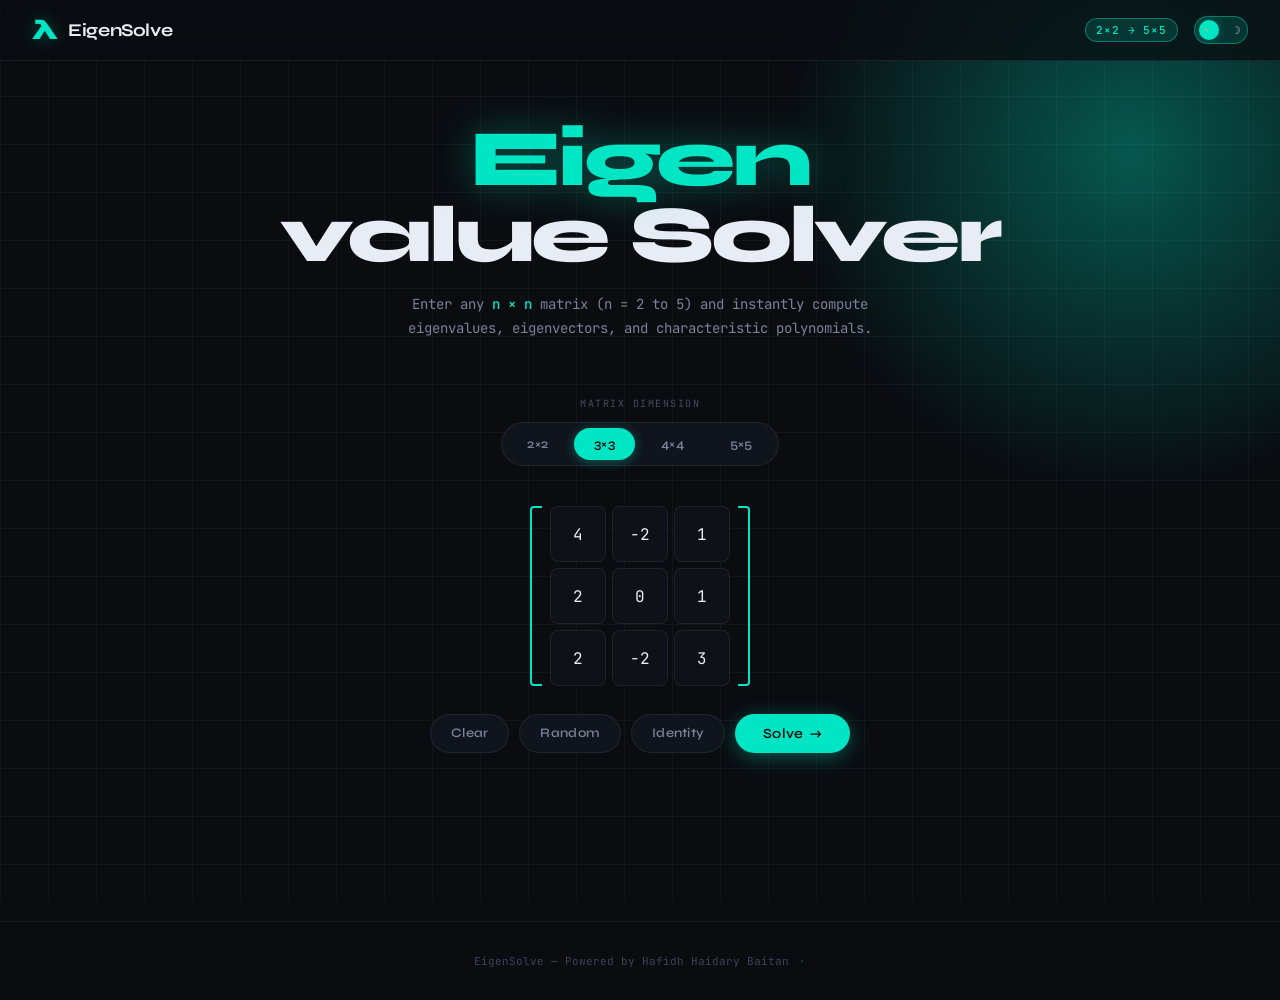
<file: index.html>
<!DOCTYPE html>
<html lang="en" data-theme="dark">
<head>
  <meta charset="UTF-8" />
  <meta name="viewport" content="width=device-width, initial-scale=1.0" />
  <title>EigenSolve — Matrix Eigenvalue Calculator</title>
  <link rel="preconnect" href="https://fonts.googleapis.com" />
  <link rel="preconnect" href="https://fonts.gstatic.com" crossorigin />
  <link href="https://fonts.googleapis.com/css2?family=JetBrains+Mono:wght@300;400;500;700&family=Syne:wght@400;600;700;800&display=swap" rel="stylesheet" />
  <link rel="stylesheet" href="style.css" />
</head>
<body>

  <!-- Background Grid -->
  <div class="bg-grid"></div>
  <div class="bg-glow"></div>

  <!-- Header -->
  <header class="header">
    <div class="logo">
      <span class="logo-icon">λ</span>
      <span class="logo-text">EigenSolve</span>
    </div>
    <div class="header-right">
      <span class="badge">2×2 → 5×5</span>
      <button class="theme-toggle" id="themeToggle" aria-label="Toggle theme">
        <span class="theme-icon sun">☀</span>
        <span class="theme-icon moon">☽</span>
        <div class="toggle-thumb"></div>
      </button>
    </div>
  </header>

  <!-- Main -->
  <main class="main">

    <!-- Hero -->
    <section class="hero">
      <h1 class="hero-title">
        <span class="line1">Eigen</span><span class="line2">value Solver</span>
      </h1>
      <p class="hero-sub">
        Enter any <strong>n × n</strong> matrix (n = 2 to 5) and instantly compute eigenvalues, eigenvectors, and characteristic polynomials.
      </p>
    </section>

    <!-- Size Selector -->
    <section class="size-section">
      <p class="size-label">Matrix Dimension</p>
      <div class="size-tabs" role="group" aria-label="Matrix size">
        <button class="size-tab" data-size="2">2×2</button>
        <button class="size-tab active" data-size="3">3×3</button>
        <button class="size-tab" data-size="4">4×4</button>
        <button class="size-tab" data-size="5">5×5</button>
      </div>
    </section>

    <!-- Matrix Input -->
    <section class="matrix-section">
      <div class="matrix-wrapper">
        <div class="bracket left-bracket"></div>
        <div class="matrix-grid" id="matrixGrid"></div>
        <div class="bracket right-bracket"></div>
      </div>

      <div class="matrix-actions">
        <button class="btn btn-ghost" id="clearBtn">Clear</button>
        <button class="btn btn-ghost" id="randomBtn">Random</button>
        <button class="btn btn-ghost" id="identityBtn">Identity</button>
        <button class="btn btn-primary" id="solveBtn">
          <span>Solve</span>
          <span class="btn-arrow">→</span>
        </button>
      </div>
    </section>

    <!-- Results -->
    <section class="results-section" id="resultsSection" aria-live="polite">

      <div class="results-header">
        <h2 class="results-title">Results</h2>
        <button class="btn btn-ghost btn-sm" id="copyBtn">Copy All</button>
      </div>

      <!-- Characteristic Polynomial -->
      <div class="result-card" id="polyCard">
        <div class="card-label">Characteristic Polynomial</div>
        <div class="card-content poly-display" id="polyDisplay"></div>
      </div>

      <!-- Eigenvalues -->
      <div class="result-card" id="eigenvaluesCard">
        <div class="card-label">Eigenvalues</div>
        <div class="eigenvalues-grid" id="eigenvaluesGrid"></div>
      </div>

      <!-- Eigenvectors -->
      <div class="result-card" id="eigenvectorsCard">
        <div class="card-label">Eigenvectors</div>
        <div class="eigenvectors-grid" id="eigenvectorsGrid"></div>
      </div>

      <!-- Trace / Determinant -->
      <div class="result-card metrics-card" id="metricsCard">
        <div class="metric">
          <span class="metric-label">Trace (Σλᵢ)</span>
          <span class="metric-value" id="traceVal">—</span>
        </div>
        <div class="metric-divider"></div>
        <div class="metric">
          <span class="metric-label">Determinant (Πλᵢ)</span>
          <span class="metric-value" id="detVal">—</span>
        </div>
        <div class="metric-divider"></div>
        <div class="metric">
          <span class="metric-label">Rank</span>
          <span class="metric-value" id="rankVal">—</span>
        </div>
      </div>

    </section>

    <!-- Error Toast -->
    <div class="toast" id="toast"></div>

  </main>

  <footer class="footer">
    <span>EigenSolve — Powered by Hafidh Haidary Baitan</span>
    <span class="footer-sep">·</span>
    
  </footer>

  <script src="solver.js"></script>
  <script src="app.js"></script>
</body>
</html>
</file>
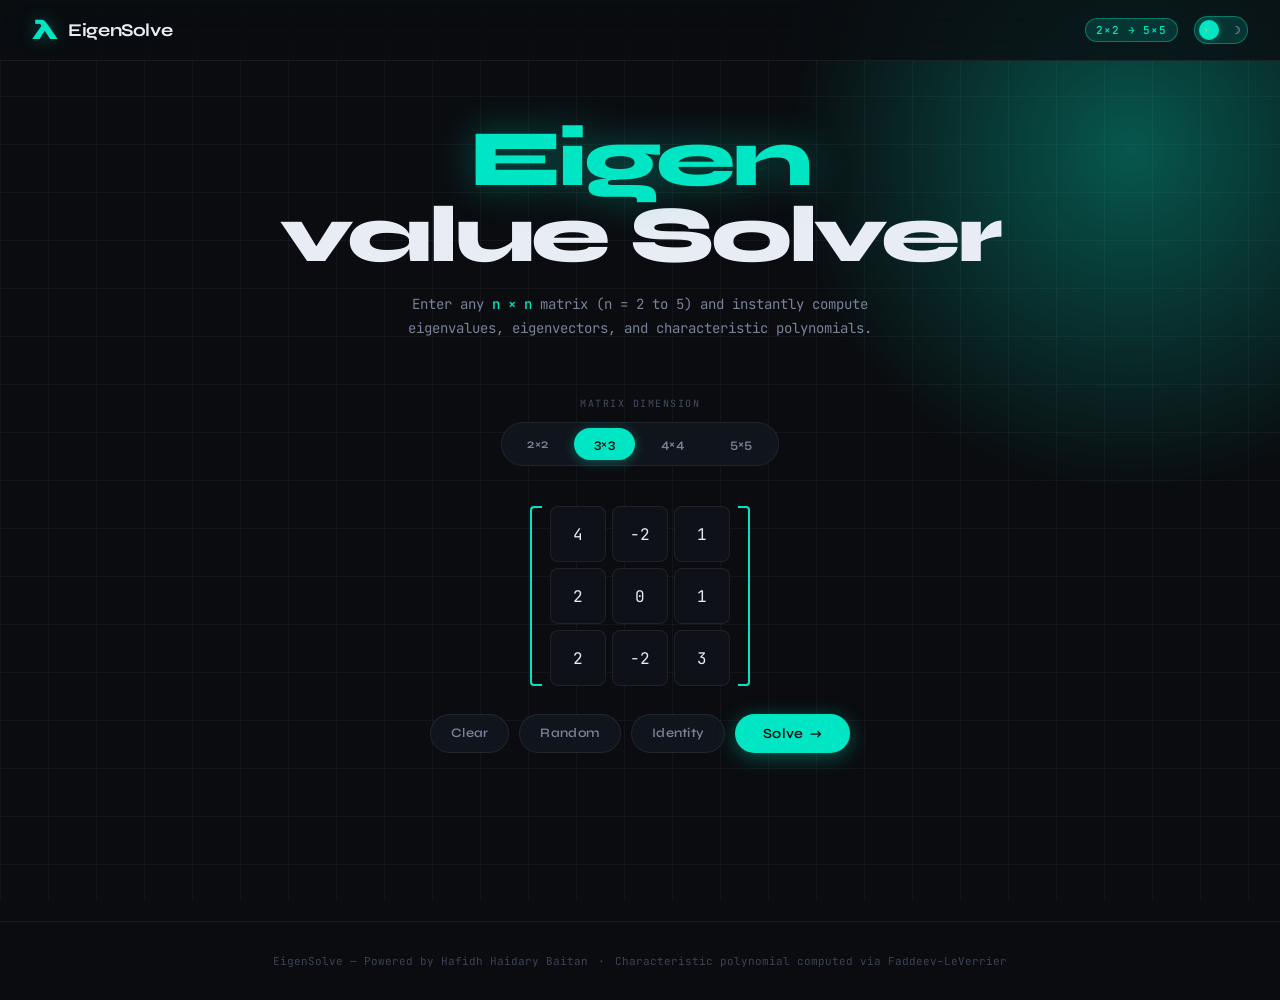
<file: EV_Solver.html>
<!DOCTYPE html>
<html lang="en" data-theme="dark">
<head>
  <meta charset="UTF-8" />
  <meta name="viewport" content="width=device-width, initial-scale=1.0" />
  <title>EigenSolve — Matrix Eigenvalue Calculator</title>
  <link rel="preconnect" href="https://fonts.googleapis.com" />
  <link rel="preconnect" href="https://fonts.gstatic.com" crossorigin />
  <link href="https://fonts.googleapis.com/css2?family=JetBrains+Mono:wght@300;400;500;700&family=Syne:wght@400;600;700;800&display=swap" rel="stylesheet" />
  <link rel="stylesheet" href="style.css" />
</head>
<body>

  <!-- Background Grid -->
  <div class="bg-grid"></div>
  <div class="bg-glow"></div>

  <!-- Header -->
  <header class="header">
    <div class="logo">
      <span class="logo-icon">λ</span>
      <span class="logo-text">EigenSolve</span>
    </div>
    <div class="header-right">
      <span class="badge">2×2 → 5×5</span>
      <button class="theme-toggle" id="themeToggle" aria-label="Toggle theme">
        <span class="theme-icon sun">☀</span>
        <span class="theme-icon moon">☽</span>
        <div class="toggle-thumb"></div>
      </button>
    </div>
  </header>

  <!-- Main -->
  <main class="main">

    <!-- Hero -->
    <section class="hero">
      <h1 class="hero-title">
        <span class="line1">Eigen</span><span class="line2">value Solver</span>
      </h1>
      <p class="hero-sub">
        Enter any <strong>n × n</strong> matrix (n = 2 to 5) and instantly compute eigenvalues, eigenvectors, and characteristic polynomials.
      </p>
    </section>

    <!-- Size Selector -->
    <section class="size-section">
      <p class="size-label">Matrix Dimension</p>
      <div class="size-tabs" role="group" aria-label="Matrix size">
        <button class="size-tab" data-size="2">2×2</button>
        <button class="size-tab active" data-size="3">3×3</button>
        <button class="size-tab" data-size="4">4×4</button>
        <button class="size-tab" data-size="5">5×5</button>
      </div>
    </section>

    <!-- Matrix Input -->
    <section class="matrix-section">
      <div class="matrix-wrapper">
        <div class="bracket left-bracket"></div>
        <div class="matrix-grid" id="matrixGrid"></div>
        <div class="bracket right-bracket"></div>
      </div>

      <div class="matrix-actions">
        <button class="btn btn-ghost" id="clearBtn">Clear</button>
        <button class="btn btn-ghost" id="randomBtn">Random</button>
        <button class="btn btn-ghost" id="identityBtn">Identity</button>
        <button class="btn btn-primary" id="solveBtn">
          <span>Solve</span>
          <span class="btn-arrow">→</span>
        </button>
      </div>
    </section>

    <!-- Results -->
    <section class="results-section" id="resultsSection" aria-live="polite">

      <div class="results-header">
        <h2 class="results-title">Results</h2>
        <button class="btn btn-ghost btn-sm" id="copyBtn">Copy All</button>
      </div>

      <!-- Characteristic Polynomial -->
      <div class="result-card" id="polyCard">
        <div class="card-label">Characteristic Polynomial</div>
        <div class="card-content poly-display" id="polyDisplay"></div>
      </div>

      <!-- Eigenvalues -->
      <div class="result-card" id="eigenvaluesCard">
        <div class="card-label">Eigenvalues</div>
        <div class="eigenvalues-grid" id="eigenvaluesGrid"></div>
      </div>

      <!-- Eigenvectors -->
      <div class="result-card" id="eigenvectorsCard">
        <div class="card-label">Eigenvectors</div>
        <div class="eigenvectors-grid" id="eigenvectorsGrid"></div>
      </div>

      <!-- Trace / Determinant -->
      <div class="result-card metrics-card" id="metricsCard">
        <div class="metric">
          <span class="metric-label">Trace (Σλᵢ)</span>
          <span class="metric-value" id="traceVal">—</span>
        </div>
        <div class="metric-divider"></div>
        <div class="metric">
          <span class="metric-label">Determinant (Πλᵢ)</span>
          <span class="metric-value" id="detVal">—</span>
        </div>
        <div class="metric-divider"></div>
        <div class="metric">
          <span class="metric-label">Rank</span>
          <span class="metric-value" id="rankVal">—</span>
        </div>
      </div>

    </section>

    <!-- Error Toast -->
    <div class="toast" id="toast"></div>

  </main>

  <footer class="footer">
    <span>EigenSolve — Powered by Hafidh Haidary Baitan</span>
    <span class="footer-sep">·</span>
    <span>Characteristic polynomial computed via Faddeev–LeVerrier</span>
  </footer>

  <script src="solver.js"></script>
  <script src="app.js"></script>
</body>
</html>
</file>
<file: style.css>
/* ============================================================
   EigenSolve — styles.css
   ============================================================ */

/* ---------- Design Tokens ---------- */
:root {
  --font-display: 'Syne', sans-serif;
  --font-mono: 'JetBrains Mono', monospace;

  /* Accent */
  --accent: #00e5c3;
  --accent-dim: rgba(0, 229, 195, 0.15);
  --accent-glow: rgba(0, 229, 195, 0.35);

  /* Surface */
  --bg: #0a0c10;
  --bg-card: #10141c;
  --bg-card-hover: #141820;
  --bg-input: #0e1218;
  --border: rgba(255,255,255,0.07);
  --border-accent: rgba(0, 229, 195, 0.4);

  /* Text */
  --text: #e8ecf4;
  --text-dim: #7a8299;
  --text-dimmer: #3d4358;

  /* Shadows */
  --shadow-card: 0 4px 40px rgba(0,0,0,0.5);
  --shadow-glow: 0 0 60px rgba(0, 229, 195, 0.08);

  /* Sizes */
  --radius: 14px;
  --radius-sm: 8px;
  --cell-size: 56px;
}

[data-theme="light"] {
  --accent: #0099a8;
  --accent-dim: rgba(0, 153, 168, 0.1);
  --accent-glow: rgba(0, 153, 168, 0.2);

  --bg: #f0f2f7;
  --bg-card: #ffffff;
  --bg-card-hover: #f7f9fc;
  --bg-input: #f4f6fb;
  --border: rgba(0,0,0,0.08);
  --border-accent: rgba(0,153,168,0.4);

  --text: #12161f;
  --text-dim: #5a6278;
  --text-dimmer: #b0b8cc;

  --shadow-card: 0 4px 30px rgba(0,0,0,0.08);
  --shadow-glow: 0 0 60px rgba(0,153,168,0.06);
}

/* ---------- Reset & Base ---------- */
*, *::before, *::after { box-sizing: border-box; margin: 0; padding: 0; }

html { scroll-behavior: smooth; }

body {
  font-family: var(--font-mono);
  background: var(--bg);
  color: var(--text);
  min-height: 100vh;
  overflow-x: hidden;
  transition: background 0.3s ease, color 0.3s ease;
  position: relative;
}

/* ---------- Background ---------- */
.bg-grid {
  position: fixed;
  inset: 0;
  background-image:
    linear-gradient(var(--border) 1px, transparent 1px),
    linear-gradient(90deg, var(--border) 1px, transparent 1px);
  background-size: 48px 48px;
  pointer-events: none;
  z-index: 0;
  opacity: 0.6;
  transition: opacity 0.3s;
}

[data-theme="light"] .bg-grid { opacity: 0.4; }

.bg-glow {
  position: fixed;
  top: -200px;
  right: -200px;
  width: 700px;
  height: 700px;
  border-radius: 50%;
  background: radial-gradient(circle, var(--accent-glow) 0%, transparent 70%);
  pointer-events: none;
  z-index: 0;
  animation: glowPulse 6s ease-in-out infinite;
}

@keyframes glowPulse {
  0%, 100% { transform: scale(1); opacity: 0.7; }
  50% { transform: scale(1.15); opacity: 1; }
}

/* ---------- Header ---------- */
.header {
  position: sticky;
  top: 0;
  z-index: 100;
  display: flex;
  align-items: center;
  justify-content: space-between;
  padding: 16px 32px;
  background: rgba(10, 12, 16, 0.75);
  backdrop-filter: blur(16px);
  -webkit-backdrop-filter: blur(16px);
  border-bottom: 1px solid var(--border);
  transition: background 0.3s;
}

[data-theme="light"] .header {
  background: rgba(240, 242, 247, 0.8);
}

.logo {
  display: flex;
  align-items: center;
  gap: 10px;
}

.logo-icon {
  font-family: var(--font-display);
  font-size: 28px;
  font-weight: 800;
  color: var(--accent);
  line-height: 1;
  filter: drop-shadow(0 0 8px var(--accent-glow));
}

.logo-text {
  font-family: var(--font-display);
  font-size: 18px;
  font-weight: 700;
  letter-spacing: -0.02em;
  color: var(--text);
}

.header-right {
  display: flex;
  align-items: center;
  gap: 16px;
}

.badge {
  font-family: var(--font-mono);
  font-size: 11px;
  font-weight: 500;
  letter-spacing: 0.08em;
  color: var(--accent);
  background: var(--accent-dim);
  border: 1px solid var(--border-accent);
  padding: 4px 10px;
  border-radius: 100px;
}

/* ---------- Theme Toggle ---------- */
.theme-toggle {
  position: relative;
  width: 54px;
  height: 28px;
  border-radius: 100px;
  border: 1px solid var(--border-accent);
  background: var(--accent-dim);
  cursor: pointer;
  display: flex;
  align-items: center;
  justify-content: space-between;
  padding: 0 6px;
  transition: background 0.3s, border-color 0.3s;
}

.theme-toggle:hover { border-color: var(--accent); }

.theme-icon {
  font-size: 11px;
  line-height: 1;
  z-index: 1;
  transition: opacity 0.3s;
}

.theme-icon.sun { color: #ffc542; }
.theme-icon.moon { color: #aab4ff; }

[data-theme="dark"] .theme-icon.sun { opacity: 0.3; }
[data-theme="dark"] .theme-icon.moon { opacity: 1; }
[data-theme="light"] .theme-icon.sun { opacity: 1; }
[data-theme="light"] .theme-icon.moon { opacity: 0.3; }

.toggle-thumb {
  position: absolute;
  width: 20px;
  height: 20px;
  border-radius: 50%;
  background: var(--accent);
  top: 3px;
  left: 4px;
  transition: transform 0.3s cubic-bezier(0.34, 1.56, 0.64, 1);
  box-shadow: 0 0 8px var(--accent-glow);
}

[data-theme="light"] .toggle-thumb { transform: translateX(26px); }

/* ---------- Main Layout ---------- */
.main {
  position: relative;
  z-index: 1;
  max-width: 800px;
  margin: 0 auto;
  padding: 60px 24px 120px;
}

/* ---------- Hero ---------- */
.hero {
  text-align: center;
  margin-bottom: 56px;
  animation: fadeUp 0.7s ease both;
}

.hero-title {
  font-family: var(--font-display);
  font-size: clamp(44px, 8vw, 80px);
  font-weight: 800;
  line-height: 0.95;
  letter-spacing: -0.04em;
  margin-bottom: 20px;
  position: relative;
}

.line1 {
  display: block;
  color: var(--accent);
  filter: drop-shadow(0 0 20px var(--accent-glow));
}

.line2 {
  display: block;
  color: var(--text);
}

.hero-sub {
  font-family: var(--font-mono);
  font-size: 14px;
  line-height: 1.7;
  color: var(--text-dim);
  max-width: 480px;
  margin: 0 auto;
}

.hero-sub strong { color: var(--accent); font-weight: 500; }

/* ---------- Size Section ---------- */
.size-section {
  text-align: center;
  margin-bottom: 40px;
  animation: fadeUp 0.7s 0.1s ease both;
}

.size-label {
  font-size: 10px;
  letter-spacing: 0.15em;
  text-transform: uppercase;
  color: var(--text-dimmer);
  margin-bottom: 12px;
  font-weight: 500;
}

.size-tabs {
  display: inline-flex;
  gap: 6px;
  background: var(--bg-card);
  border: 1px solid var(--border);
  border-radius: 100px;
  padding: 5px;
}

.size-tab {
  font-family: var(--font-display);
  font-size: 13px;
  font-weight: 600;
  color: var(--text-dim);
  background: transparent;
  border: none;
  cursor: pointer;
  padding: 8px 20px;
  border-radius: 100px;
  transition: all 0.2s ease;
  letter-spacing: 0.02em;
}

.size-tab:hover { color: var(--text); background: var(--border); }

.size-tab.active {
  background: var(--accent);
  color: #0a0c10;
  box-shadow: 0 2px 12px var(--accent-glow);
}

/* ---------- Matrix Section ---------- */
.matrix-section {
  display: flex;
  flex-direction: column;
  align-items: center;
  gap: 28px;
  margin-bottom: 48px;
  animation: fadeUp 0.7s 0.2s ease both;
}

.matrix-wrapper {
  display: flex;
  align-items: center;
  gap: 8px;
}

.bracket {
  width: 12px;
  flex-shrink: 0;
}

.left-bracket, .right-bracket {
  height: var(--bracket-h, 180px);
  border-top: 2.5px solid var(--accent);
  border-bottom: 2.5px solid var(--accent);
  transition: height 0.3s ease;
}

.left-bracket { border-left: 2.5px solid var(--accent); border-radius: 4px 0 0 4px; }
.right-bracket { border-right: 2.5px solid var(--accent); border-radius: 0 4px 4px 0; }

.matrix-grid {
  display: grid;
  gap: 6px;
  transition: all 0.3s ease;
}

.cell-input {
  width: var(--cell-size);
  height: var(--cell-size);
  background: var(--bg-input);
  border: 1px solid var(--border);
  border-radius: var(--radius-sm);
  color: var(--text);
  font-family: var(--font-mono);
  font-size: 16px;
  font-weight: 400;
  text-align: center;
  outline: none;
  transition: border-color 0.2s, background 0.2s, box-shadow 0.2s, transform 0.15s;
  -moz-appearance: textfield;
}

.cell-input::-webkit-inner-spin-button,
.cell-input::-webkit-outer-spin-button { -webkit-appearance: none; }

.cell-input:hover { border-color: var(--text-dimmer); }

.cell-input:focus {
  border-color: var(--accent);
  background: var(--bg-card);
  box-shadow: 0 0 0 3px var(--accent-dim), inset 0 0 0 1px var(--accent);
  transform: scale(1.04);
  z-index: 2;
  position: relative;
}

.cell-input.highlight {
  animation: cellPop 0.35s cubic-bezier(0.34, 1.56, 0.64, 1) both;
}

@keyframes cellPop {
  from { transform: scale(0.8); opacity: 0; }
  to { transform: scale(1); opacity: 1; }
}

/* ---------- Action Buttons ---------- */
.matrix-actions {
  display: flex;
  gap: 10px;
  flex-wrap: wrap;
  justify-content: center;
}

.btn {
  font-family: var(--font-display);
  font-size: 13px;
  font-weight: 600;
  letter-spacing: 0.02em;
  padding: 10px 20px;
  border-radius: 100px;
  border: none;
  cursor: pointer;
  transition: all 0.2s ease;
  display: flex;
  align-items: center;
  gap: 6px;
}

.btn:active { transform: scale(0.96); }

.btn-ghost {
  background: var(--bg-card);
  color: var(--text-dim);
  border: 1px solid var(--border);
}

.btn-ghost:hover { border-color: var(--border-accent); color: var(--text); background: var(--bg-card-hover); }

.btn-primary {
  background: var(--accent);
  color: #0a0c10;
  padding: 11px 28px;
  font-size: 14px;
  box-shadow: 0 4px 20px var(--accent-glow);
}

.btn-primary:hover {
  box-shadow: 0 6px 28px var(--accent-glow);
  transform: translateY(-1px);
}

.btn-arrow {
  display: inline-block;
  transition: transform 0.2s;
}

.btn-primary:hover .btn-arrow { transform: translateX(3px); }

.btn-sm { font-size: 11px; padding: 6px 14px; }

/* ---------- Results ---------- */
.results-section {
  display: none;
  flex-direction: column;
  gap: 16px;
  animation: fadeUp 0.5s ease both;
}

.results-section.visible { display: flex; }

.results-header {
  display: flex;
  align-items: center;
  justify-content: space-between;
  margin-bottom: 4px;
}

.results-title {
  font-family: var(--font-display);
  font-size: 22px;
  font-weight: 700;
  color: var(--text);
  letter-spacing: -0.02em;
}

/* ---------- Result Cards ---------- */
.result-card {
  background: var(--bg-card);
  border: 1px solid var(--border);
  border-radius: var(--radius);
  padding: 24px;
  box-shadow: var(--shadow-card);
  transition: border-color 0.2s, box-shadow 0.2s;
  animation: cardSlideIn 0.4s ease both;
}

.result-card:hover {
  border-color: var(--border-accent);
  box-shadow: var(--shadow-card), var(--shadow-glow);
}

@keyframes cardSlideIn {
  from { opacity: 0; transform: translateY(12px); }
  to { opacity: 1; transform: translateY(0); }
}

.card-label {
  font-size: 10px;
  letter-spacing: 0.15em;
  text-transform: uppercase;
  color: var(--text-dimmer);
  font-weight: 500;
  margin-bottom: 16px;
}

/* Characteristic Polynomial */
.poly-display {
  font-family: var(--font-mono);
  font-size: 15px;
  color: var(--text);
  line-height: 1.6;
  word-break: break-word;
}

.poly-term-accent { color: var(--accent); font-weight: 500; }
.poly-coeff { color: var(--text-dim); }

/* Eigenvalues */
.eigenvalues-grid {
  display: flex;
  flex-wrap: wrap;
  gap: 10px;
}

.eigenvalue-chip {
  display: flex;
  align-items: center;
  gap: 8px;
  background: var(--accent-dim);
  border: 1px solid var(--border-accent);
  border-radius: var(--radius-sm);
  padding: 10px 16px;
  font-family: var(--font-mono);
  font-size: 14px;
  color: var(--accent);
  animation: chipIn 0.3s ease both;
}

@keyframes chipIn {
  from { opacity: 0; scale: 0.9; }
  to { opacity: 1; scale: 1; }
}

.eigenvalue-label {
  font-size: 10px;
  color: var(--text-dimmer);
  letter-spacing: 0.05em;
}

.eigenvalue-val { font-weight: 500; }

/* Eigenvectors */
.eigenvectors-grid {
  display: flex;
  flex-wrap: wrap;
  gap: 20px;
}

.eigenvector-block {
  display: flex;
  flex-direction: column;
  gap: 6px;
  flex: 1;
  min-width: 120px;
}

.evec-label {
  font-size: 10px;
  letter-spacing: 0.08em;
  text-transform: uppercase;
  color: var(--text-dimmer);
}

.evec-bracket-wrap {
  display: flex;
  align-items: center;
  gap: 4px;
}

.evec-bracket {
  color: var(--accent);
  font-family: var(--font-mono);
  font-size: 28px;
  font-weight: 200;
  line-height: 1;
  opacity: 0.7;
}

.evec-column {
  display: flex;
  flex-direction: column;
  gap: 4px;
  flex: 1;
}

.evec-entry {
  font-family: var(--font-mono);
  font-size: 13px;
  color: var(--text);
  background: var(--bg-input);
  border-radius: 4px;
  padding: 5px 10px;
  text-align: right;
  min-width: 80px;
  transition: background 0.2s;
}

.evec-entry:hover { background: var(--accent-dim); }

/* Metrics Card */
.metrics-card {
  display: flex;
  align-items: center;
  gap: 0;
  flex-wrap: wrap;
}

.metric {
  flex: 1;
  min-width: 120px;
  display: flex;
  flex-direction: column;
  gap: 6px;
  padding: 0 20px;
}

.metric:first-child { padding-left: 0; }
.metric:last-child { padding-right: 0; }

.metric-label {
  font-size: 10px;
  letter-spacing: 0.12em;
  text-transform: uppercase;
  color: var(--text-dimmer);
}

.metric-value {
  font-family: var(--font-mono);
  font-size: 18px;
  font-weight: 500;
  color: var(--accent);
}

.metric-divider {
  width: 1px;
  height: 44px;
  background: var(--border);
  flex-shrink: 0;
}

/* ---------- Toast ---------- */
.toast {
  position: fixed;
  bottom: 32px;
  left: 50%;
  transform: translateX(-50%) translateY(20px);
  background: var(--bg-card);
  border: 1px solid var(--border-accent);
  border-radius: 100px;
  padding: 10px 24px;
  font-family: var(--font-mono);
  font-size: 13px;
  color: var(--text);
  box-shadow: 0 8px 40px rgba(0,0,0,0.4);
  opacity: 0;
  pointer-events: none;
  transition: all 0.3s cubic-bezier(0.34, 1.56, 0.64, 1);
  z-index: 200;
  white-space: nowrap;
}

.toast.show {
  opacity: 1;
  transform: translateX(-50%) translateY(0);
}

.toast.error { border-color: #ff5f7e; color: #ff5f7e; }

/* ---------- Footer ---------- */
.footer {
  position: relative;
  z-index: 1;
  text-align: center;
  padding: 32px 24px;
  font-family: var(--font-mono);
  font-size: 11px;
  color: var(--text-dimmer);
  border-top: 1px solid var(--border);
  display: flex;
  gap: 10px;
  align-items: center;
  justify-content: center;
  flex-wrap: wrap;
}

.footer-sep { color: var(--border-accent); }

/* ---------- Animations ---------- */
@keyframes fadeUp {
  from { opacity: 0; transform: translateY(24px); }
  to { opacity: 1; transform: translateY(0); }
}

/* ---------- Responsive ---------- */
@media (max-width: 600px) {
  .header { padding: 14px 16px; }
  .logo-text { display: none; }
  .badge { display: none; }
  .main { padding: 40px 16px 80px; }

  :root { --cell-size: 46px; }

  .matrix-wrapper { gap: 4px; }
  .bracket { width: 8px; }
  .matrix-grid { gap: 4px; }
  .cell-input { font-size: 14px; }

  .metrics-card {
    flex-direction: column;
    align-items: flex-start;
    gap: 16px;
  }
  .metric { padding: 0; }
  .metric-divider { display: none; }

  .footer { flex-direction: column; gap: 4px; }
}

@media (max-width: 400px) {
  :root { --cell-size: 40px; }
  .cell-input { font-size: 13px; }
}

/* ---------- Scrollbar ---------- */
::-webkit-scrollbar { width: 6px; }
::-webkit-scrollbar-track { background: transparent; }
::-webkit-scrollbar-thumb { background: var(--border); border-radius: 3px; }
::-webkit-scrollbar-thumb:hover { background: var(--text-dimmer); }

/* ---------- Selection ---------- */
::selection { background: var(--accent-dim); color: var(--accent); }
</file>
